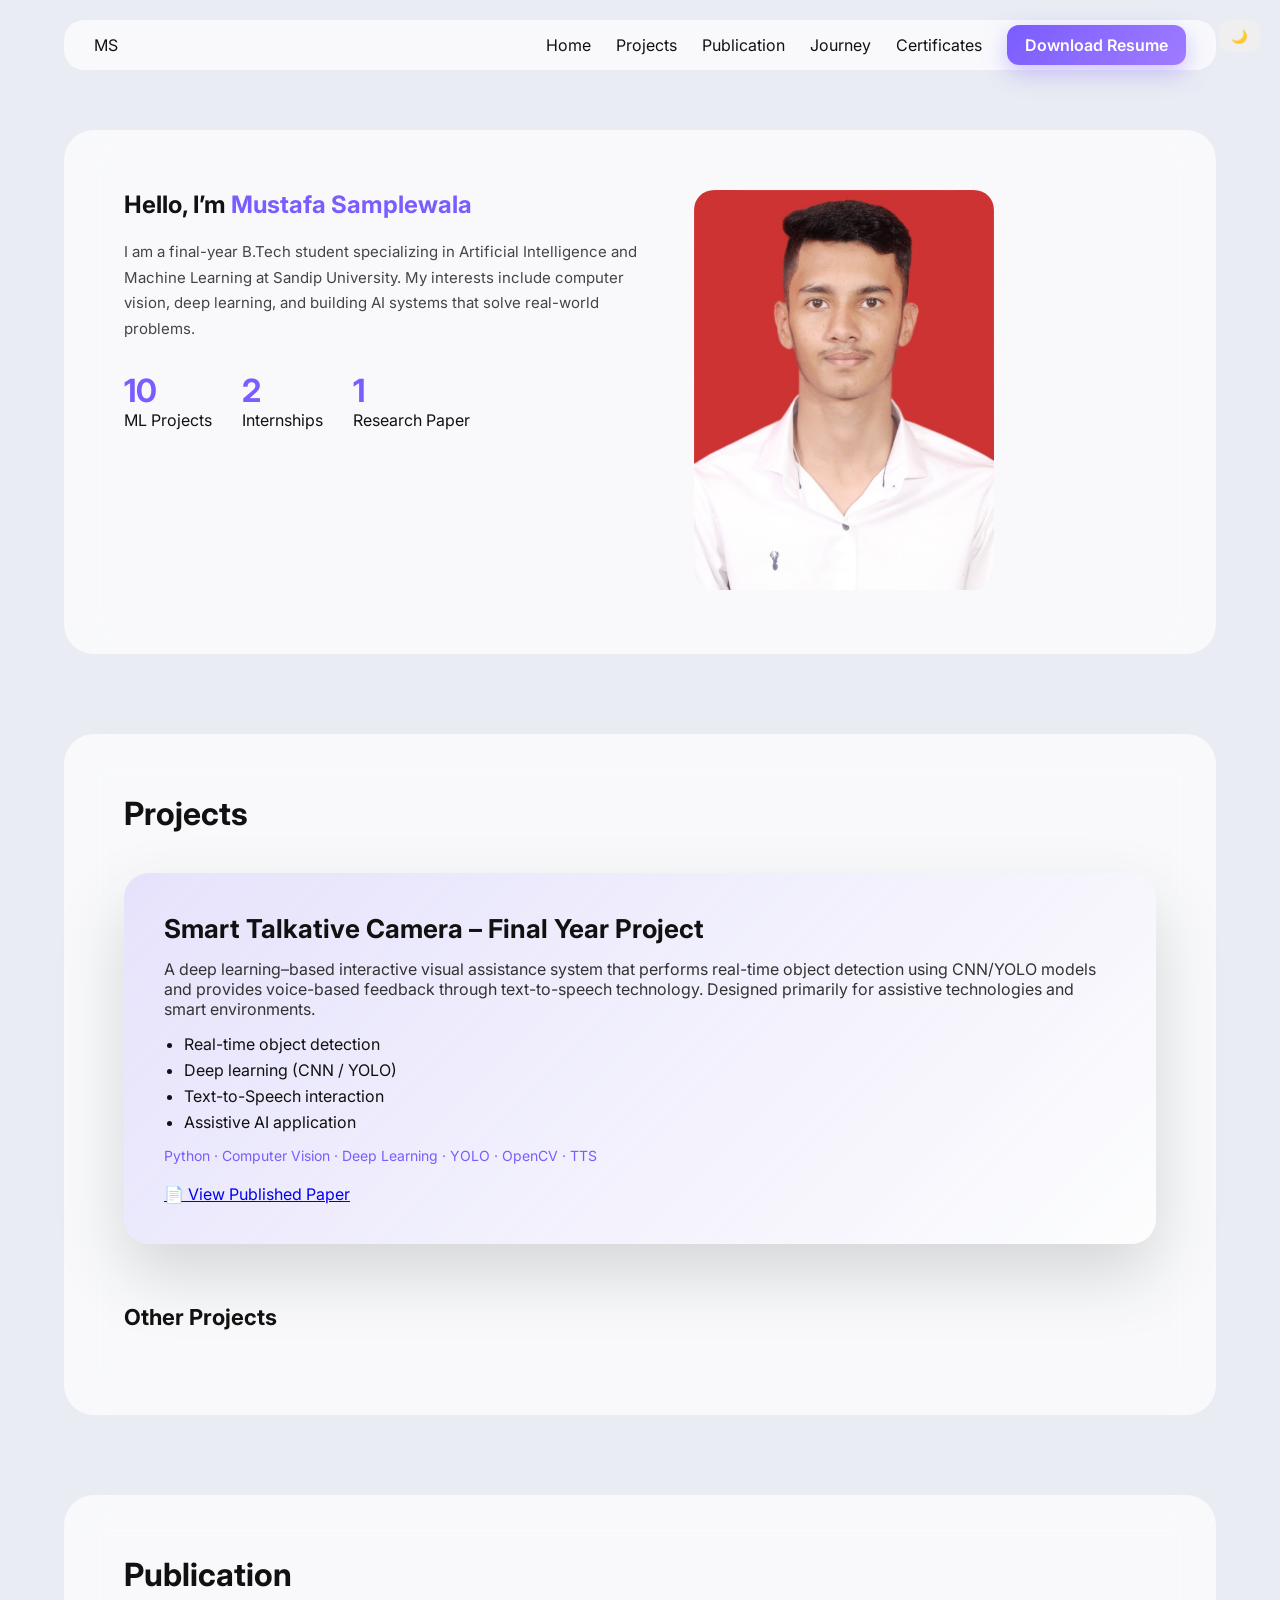
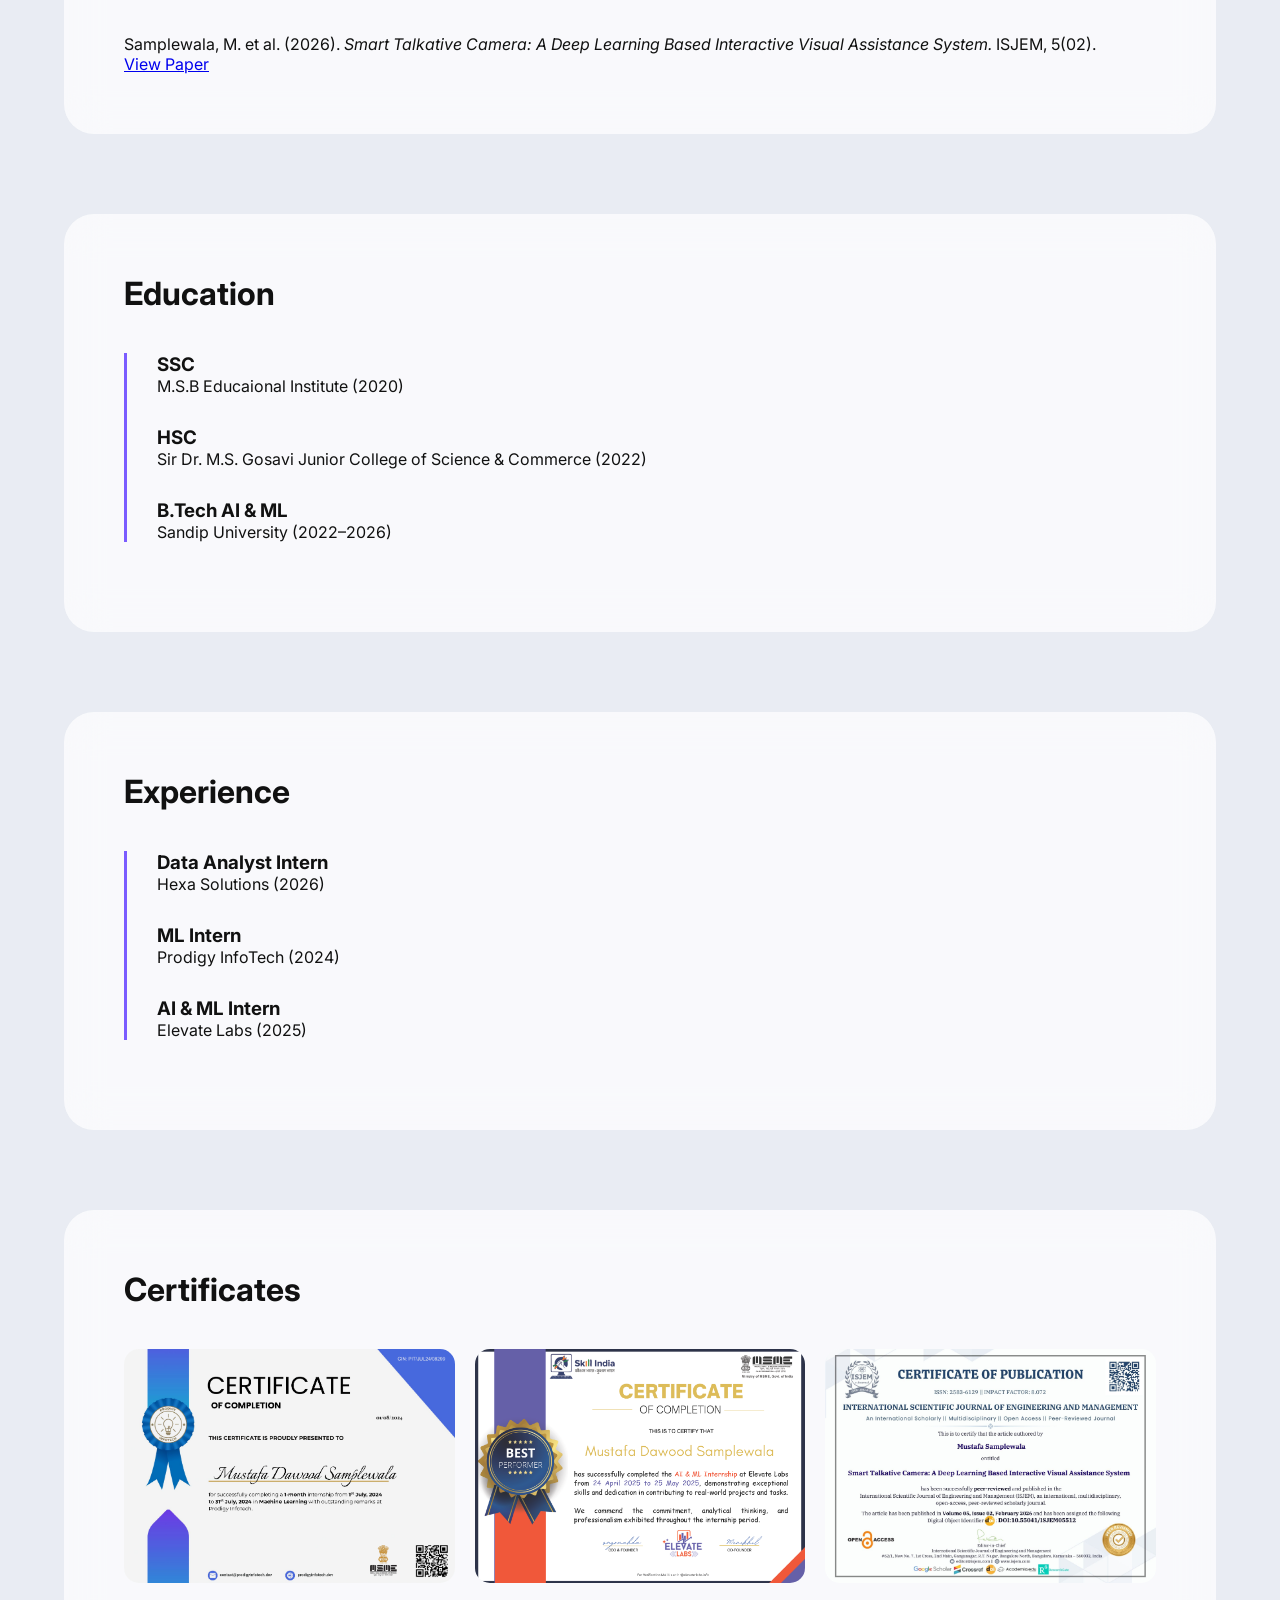
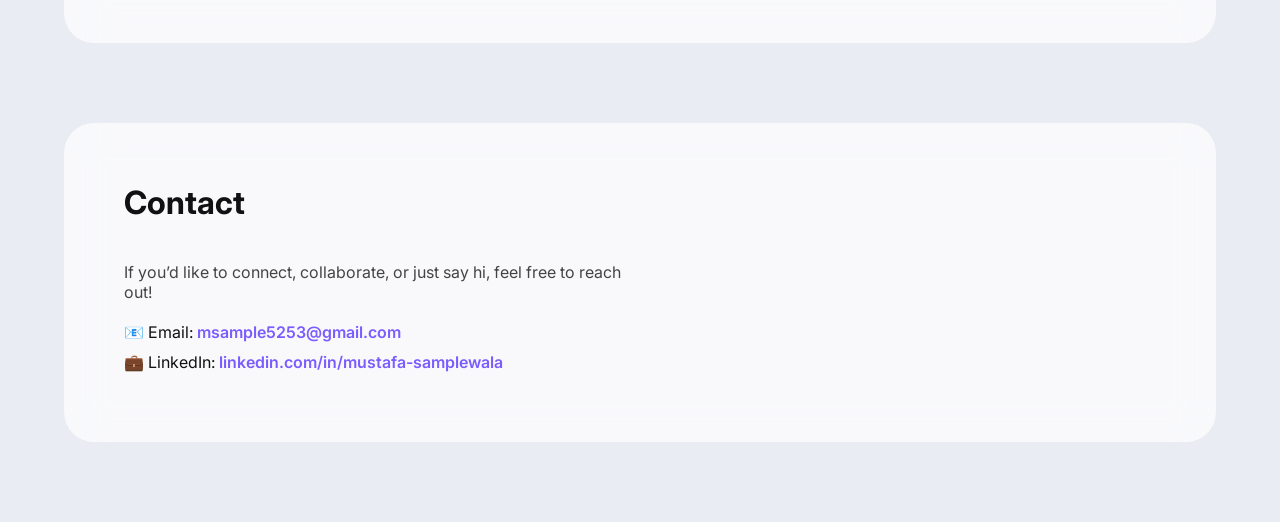
<file: index.html>
<!DOCTYPE html>
<html lang="en">
<head>
  <meta charset="UTF-8">
  <title>Mustafa Samplewala | AI & ML Engineer</title>
  <meta name="viewport" content="width=device-width, initial-scale=1.0">
  <link rel="stylesheet" href="style.css">
</head>
<body>

<button id="themeToggle">🌙</button>

<nav class="navbar">
  <div class="logo">MS</div>

  <!-- Hamburger -->
  <div class="hamburger" id="hamburger">
    <span></span>
    <span></span>
    <span></span>
  </div>

  <!-- Nav Links -->
  <ul id="nav-links">
    <li><a href="#home">Home</a></li>
    <li><a href="#projects">Projects</a></li>
    <li><a href="#publication">Publication</a></li>
    <li><a href="#timeline">Journey</a></li>
    <li><a href="#certificates">Certificates</a></li>
    <li>
      <a href="assets/resume.pdf" download class="resume-btn">Download Resume</a>
    </li>
  </ul>
</nav>

<!-- Mobile Menu Overlay -->
<div class="nav-overlay" id="navOverlay"></div>

<!-- HERO -->
<section class="hero reveal" id="home">
    <div class="hero-content">
        <h1>Hello, I’m <span>Mustafa Samplewala</span></h1>

        <!-- About Me -->
        <p class="about-text">
            I am a final-year B.Tech student specializing in Artificial Intelligence and
            Machine Learning at Sandip University. My interests include computer vision,
            deep learning, and building AI systems that solve real-world problems.
        </p>

        <!-- Animated Counters -->
        <div class="stats">
            <div>
            <h3 class="counter" data-target="10">0</h3>
            <span>ML Projects</span>
            </div>
            <div>
            <h3 class="counter" data-target="2">0</h3>
            <span>Internships</span>
            </div>
            <div>
            <h3 class="counter" data-target="1">0</h3>
            <span>Research Paper</span>
            </div>
        </div>
    </div>

    <div class="hero-image">
    <img src="assets/profile.jpg" alt="Mustafa Samplewala">
  </div>
</section>

<!-- PROJECTS -->
<section class="glass-section reveal" id="projects">
  <h2 class="section-title">Projects</h2>

  <!-- FINAL YEAR PROJECT (FEATURED) -->
  <div class="featured-project">
    <h3>Smart Talkative Camera – Final Year Project</h3>
    <p>
      A deep learning–based interactive visual assistance system that performs
      real-time object detection using CNN/YOLO models and provides
      voice-based feedback through text-to-speech technology.
      Designed primarily for assistive technologies and smart environments.
    </p>

    <ul>
      <li>Real-time object detection</li>
      <li>Deep learning (CNN / YOLO)</li>
      <li>Text-to-Speech interaction</li>
      <li>Assistive AI application</li>
    </ul>

    <span>
      Python · Computer Vision · Deep Learning · YOLO · OpenCV · TTS
    </span>

    <div class="project-links">
      <a class="btn" target="_blank"
         href="https://isjem.com/download/smart-talkative-camera-a-deep-learning-based-interactive-visual-assistance-system/">
        📄 View Published Paper
      </a>
    </div>
  </div>

  <!-- OTHER PROJECTS (AUTO FROM GITHUB) -->
  <h3 class="sub-title">Other Projects</h3>
  <div class="card-grid" id="projectsContainer"></div>
</section>

<!-- PUBLICATION -->
<section class="glass-section reveal" id="publication">
  <h2 class="section-title">Publication</h2>
  <p class="citation">
    Samplewala, M. et al. (2026). <i>Smart Talkative Camera: A Deep Learning Based Interactive
    Visual Assistance System.</i> ISJEM, 5(02).
  </p>
  <a class="btn" target="_blank"
     href="https://isjem.com/download/smart-talkative-camera-a-deep-learning-based-interactive-visual-assistance-system/">
    View Paper
  </a>
</section>

<!-- TIMELINE -->
<section class="glass-section reveal" id="timeline">
  <h2 class="section-title">Education</h2>
  <div class="timeline">
    <div class="timeline-item"><h3>SSC</h3><span>M.S.B Educaional Institute (2020)</span></div>
    <div class="timeline-item"><h3>HSC</h3><span>Sir Dr. M.S. Gosavi Junior College of Science & Commerce (2022)</span></div>
    <div class="timeline-item"><h3>B.Tech AI & ML</h3><span>Sandip University (2022–2026)</span></div>
  </div>
</section>

<!-- TIMELINE -->
<section class="glass-section reveal" id="timeline">
  <h2 class="section-title">Experience</h2>
  <div class="timeline">
    <div class="timeline-item"><h3>Data Analyst Intern</h3><span>Hexa Solutions (2026)</span></div>
    <div class="timeline-item"><h3>ML Intern</h3><span>Prodigy InfoTech (2024)</span></div>
    <div class="timeline-item"><h3>AI & ML Intern</h3><span>Elevate Labs (2025)</span></div>
  </div>
</section>

<!-- CERTIFICATES -->
<section class="glass-section reveal" id="certificates">
  <h2 class="section-title">Certificates</h2>
  <div class="cert-grid">
    <img src="assets/certificates/prodigy.jpg" onclick="openModal(this.src)">
    <img src="assets/certificates/elevate.jpg" onclick="openModal(this.src)">
    <img src="assets/certificates/research-paper.jpg" onclick="openModal(this.src)">
  </div>
</section>

<div id="certModal" class="modal">
  <span class="close" onclick="closeModal()">×</span>
  <img class="modal-content" id="modalImg">
</div>

<!-- Contact -->
<section class="glass-section reveal" id="contact">
  <h2 class="section-title">Contact</h2>

  <p class="contact-text">
    If you’d like to connect, collaborate, or just say hi, feel free to reach out!
  </p>

  <div class="contact-info">
    <p>
      📧 Email:
      <a href="mailto:msample5253@gmail.com">
        msample5253@gmail.com
      </a>
    </p>

    <p>
      💼 LinkedIn:
      <a href="https://www.linkedin.com/in/mustafa-samplewala-13077528a" target="_blank">
        linkedin.com/in/mustafa-samplewala
      </a>
    </p>
  </div>
</section>

<script src="script.js"></script>
</body>

</html>
<script src="script.js"></script>
</body>

</html>
</file>
<file: style.css>
@import url('https://fonts.googleapis.com/css2?family=Inter:wght@400;600;700&display=swap');

:root {
  --bg: #e9ecf3;
  --glass: rgba(255,255,255,0.7);
  --text: #111;
  --accent: #7b5cff;
}

body.dark {
  --bg: #0f172a;
  --glass: rgba(30,41,59,0.8);
  --text: #f1f5f9;
}

* {
  margin: 0;
  padding: 0;
  box-sizing: border-box;
  font-family: 'Inter', sans-serif;
}

body {
  background: var(--bg);
  color: var(--text);
  transition: 0.4s;
}

#themeToggle {
  position: fixed;
  top: 20px;
  right: 20px;
  padding: 8px 12px;
  cursor: pointer;
  border-radius: 10px;
  border: none;
}

.navbar {
  width: 90%;
  margin: 20px auto;
  padding: 15px 30px;
  background: var(--glass);
  backdrop-filter: blur(15px);
  border-radius: 20px;
  display: flex;
  justify-content: space-between;
}

.navbar ul {
  display: flex;
  gap: 25px;
  list-style: none;
}

.navbar a {
  text-decoration: none;
  color: var(--text);
}

.hero {
  width: 90%;
  margin: 60px auto;
  padding: 60px;
  background: var(--glass);
  backdrop-filter: blur(20px);
  border-radius: 30px;
  display: flex;
  gap: 50px;
}

.hero-content h1 span {
  color: var(--accent);
}

.hero-image img {
  width: 300px;
  border-radius: 20px;
}

.glass-section {
  width: 90%;
  margin: 80px auto;
  padding: 60px;
  background: var(--glass);
  backdrop-filter: blur(20px);
  border-radius: 30px;
}

.section-title {
  margin-bottom: 40px;
  font-size: 32px;
}

.card-grid {
  display: grid;
  grid-template-columns: repeat(auto-fit, minmax(250px, 1fr));
  gap: 30px;
}

.glass-card {
  padding: 25px;
  border-radius: 20px;
  background: var(--glass);
  transition: transform 0.3s;
}

.glass-card:hover {
  transform: translateY(-8px);
}

.timeline {
  border-left: 3px solid var(--accent);
  padding-left: 30px;
}

.timeline-item {
  margin-bottom: 30px;
}

.cert-grid {
  display: grid;
  grid-template-columns: repeat(auto-fit, minmax(200px, 1fr));
  gap: 20px;
}

.cert-grid img {
  width: 100%;
  border-radius: 15px;
  cursor: pointer;
}

.modal {
  display: none;
  position: fixed;
  inset: 0;
  background: rgba(0,0,0,0.9);
}

.modal-content {
  max-width: 90%;
  margin: auto;
  margin-top: 5%;
  display: block;
}

.close {
  position: absolute;
  right: 30px;
  top: 20px;
  color: white;
  font-size: 35px;
  cursor: pointer;
}

/* Scroll Animation */
.reveal {
  opacity: 0;
  transform: translateY(40px);
  transition: 0.6s ease;
}

.reveal.active {
  opacity: 1;
  transform: translateY(0);
}

/* Smooth page transitions */
html {
  scroll-behavior: smooth;
}

/* Stats */
.stats {
  display: flex;
  gap: 30px;
  margin-top: 30px;
}

.stats h3 {
  font-size: 32px;
  color: var(--accent);
}

/* Project Card Enhancements */
.glass-card {
  cursor: pointer;
}

.glass-card:hover {
  box-shadow: 0 25px 60px rgba(0,0,0,0.15);
}

/* Featured Final Year Project */
.featured-project {
  background: linear-gradient(
    135deg,
    rgba(123,92,255,0.15),
    rgba(255,255,255,0.6)
  );
  border-radius: 25px;
  padding: 40px;
  margin-bottom: 60px;
  box-shadow: 0 30px 70px rgba(0,0,0,0.15);
}

body.dark .featured-project {
  background: linear-gradient(
    135deg,
    rgba(123,92,255,0.25),
    rgba(30,41,59,0.9)
  );
}

.featured-project h3 {
  font-size: 26px;
  margin-bottom: 15px;
}

.featured-project p {
  color: #333;
  margin-bottom: 15px;
}

body.dark .featured-project p {
  color: #e5e7eb;
}

.featured-project ul {
  margin-left: 20px;
  margin-bottom: 15px;
}

.featured-project li {
  margin-bottom: 6px;
}

.featured-project span {
  display: block;
  font-size: 14px;
  color: var(--accent);
  margin-bottom: 20px;
}

.project-links {
  display: flex;
  gap: 15px;
}

.sub-title {
  margin-bottom: 25px;
  font-size: 22px;
}

/* Resume Button in Navbar */
.resume-btn {
  background: linear-gradient(135deg, #7b5cff, #9f7cff);
  color: #ffffff !important;
  padding: 10px 18px;
  border-radius: 12px;
  font-weight: 600;
  transition: all 0.3s ease;
  box-shadow: 0 8px 25px rgba(123, 92, 255, 0.35);
}

/* Hover Effect */
.resume-btn:hover {
  transform: translateY(-2px);
  box-shadow: 0 12px 35px rgba(123, 92, 255, 0.5);
}

/* Dark Mode Support */
body.dark .resume-btn {
  background: linear-gradient(135deg, #a78bfa, #7c3aed);
  box-shadow: 0 8px 25px rgba(167, 139, 250, 0.35);
}

.about-text {
  max-width: 520px;
  margin: 20px 0 30px;
  font-size: 15px;
  line-height: 1.7;
  color: #444;
}

body.dark .about-text {
  color: #d1d5db;
}

.contact-text {
  max-width: 500px;
  margin-bottom: 20px;
  color: #444;
}

.contact-info a {
  color: var(--accent);
  font-weight: 600;
  text-decoration: none;
}

.contact-info a:hover {
  text-decoration: underline;
}

body.dark .contact-text {
  color: #d1d5db;
}

.contact-info p {
  margin-bottom: 10px;
}

@media (max-width: 768px) {

  .navbar {
    flex-direction: column;
    gap: 15px;
    padding: 20px;
  }

  .navbar ul {
    flex-wrap: wrap;
    justify-content: center;
    gap: 15px;
  }

  .resume-btn {
    padding: 12px 20px;
    font-size: 14px;
  }
}

@media (max-width: 768px) {

  .hero {
    flex-direction: column;
    text-align: center;
    padding: 40px 25px;
  }

  .hero-content h1 {
    font-size: 32px;
  }

  .about-text {
    margin-left: auto;
    margin-right: auto;
  }

  .hero-image img {
    width: 220px;
    height: auto;
    margin-top: 30px;
  }
}

@media (max-width: 768px) {

  .stats {
    justify-content: center;
    gap: 20px;
  }

  .stats h3 {
    font-size: 26px;
  }

  .stats span {
    font-size: 13px;
  }
}

@media (max-width: 600px) {
  .card-grid {
    grid-template-columns: 1fr;
  }
}

@media (max-width: 600px) {
  .cert-grid {
    grid-template-columns: 1fr;
  }

  .modal-content {
    margin-top: 20%;
  }
}

@media (max-width: 768px) {
  .timeline {
    padding-left: 20px;
  }

  .timeline-item h3 {
    font-size: 16px;
  }

  .timeline-item span {
    font-size: 13px;
  }
}

/* Hamburger icon */
.hamburger {
  display: none;
  flex-direction: column;
  gap: 5px;
  cursor: pointer;
}

.hamburger span {
  width: 25px;
  height: 3px;
  background: var(--text);
  border-radius: 2px;
  transition: 0.3s;
}

/* Mobile Navbar */
/* Mobile Navbar */
@media (max-width: 768px) {

  .hamburger {
    display: flex;
    margin-left: auto; /* keeps it away from logo */
  }

  .navbar {
    position: relative;
    z-index: 10;
  }

  .navbar ul {
    position: absolute;
    top: 120px;                 /* pushed down */
    left: 0;
    width: 100%;
    background: var(--glass);
    backdrop-filter: blur(15px);
    border-radius: 20px;

    display: none;              /* 🔥 hidden by default */
    flex-direction: column;
    align-items: center;

    padding: 40px 20px 35px;    /* better touch spacing */
    gap: 24px;
    text-align: center;

    max-height: calc(100vh - 120px);
    overflow-y: auto;

    z-index: 20;
    pointer-events: none;
  }

  .navbar ul.active {
    display: flex;              /* 🔥 shows menu on click */
    pointer-events: auto;
  }

  /* Improve tap area */
  .navbar ul li {
    width: 100%;
  }

  .navbar ul li a {
    display: block;
    padding: 12px 0;
  }
}

/* Overlay background */
.nav-overlay {
  display: none;
  position: fixed;
  inset: 0;
  background: rgba(0, 0, 0, 0.35);
  backdrop-filter: blur(6px);
  z-index: 8;
  pointer-events: auto;   /* 🔥 blocks clicks */
}

/* Navbar must be above overlay */
.navbar {
  position: relative;
  z-index: 10;
}

body.menu-open {
  overflow: hidden; /* prevents background scroll */
}

/* Improve project card width on mobile */
@media (max-width: 768px) {

  .glass-section {
    width: 95%;           /* reduce outer margin */
    padding: 40px 20px;
  }

  .featured-project {
    width: 100%;          /* full width of container */
    padding: 30px 20px;
  }

  .featured-project h3 {
    font-size: 26px;
    line-height: 1.3;
  }

  .featured-project p {
    font-size: 16px;
    line-height: 1.6;
  }

}
</file>
